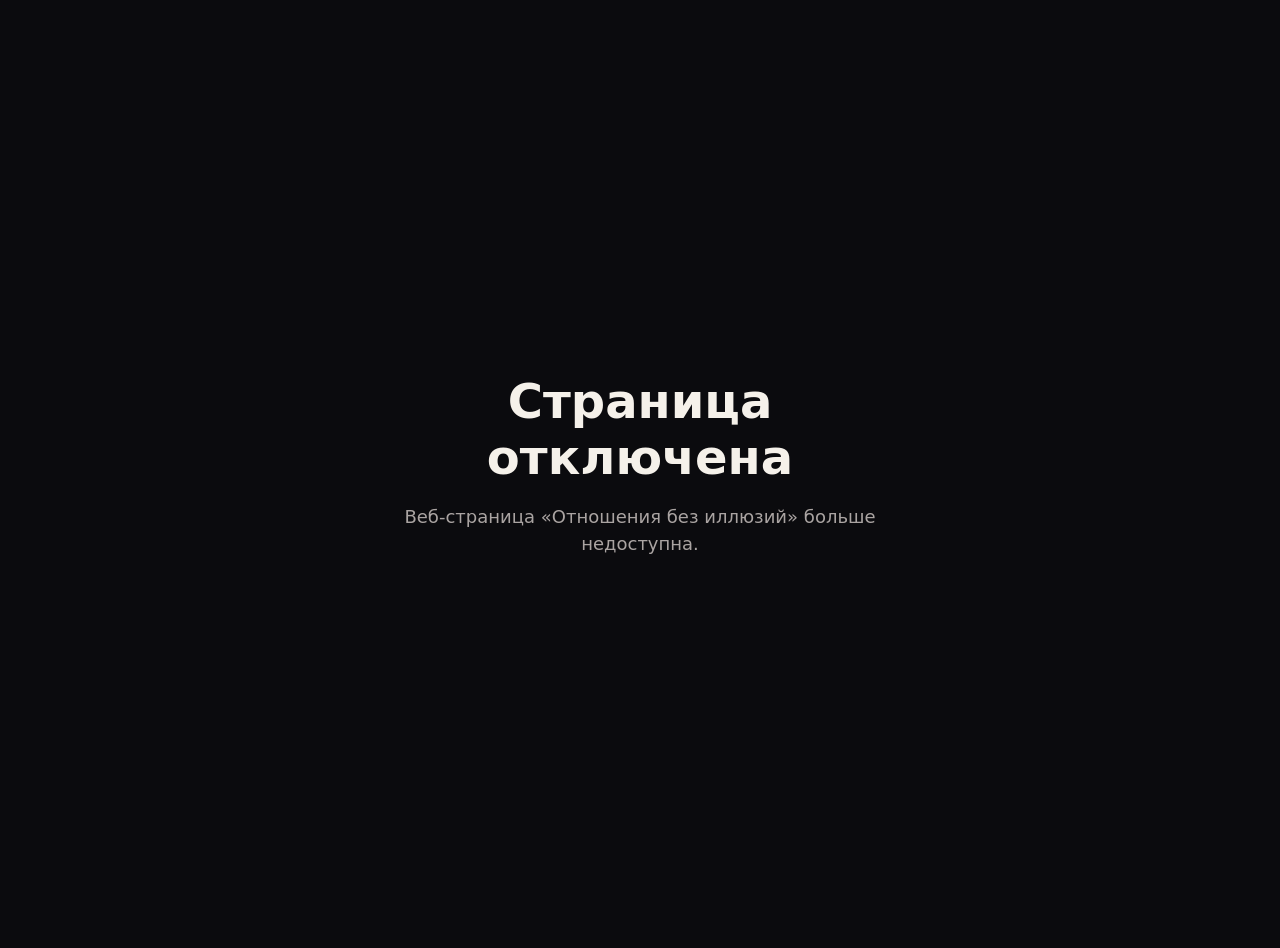
<file: index.html>
<!doctype html>
<html lang="ru">
<head>
  <meta charset="utf-8">
  <meta name="viewport" content="width=device-width, initial-scale=1">
  <title>Страница отключена</title>
  <style>
    body { margin: 0; min-height: 100vh; display: grid; place-items: center; padding: 24px; color: #f5f1ea; background: #0b0b0e; font: 18px system-ui, sans-serif; text-align: center; }
    main { max-width: 560px; }
    h1 { font-size: clamp(28px, 6vw, 48px); margin: 0 0 16px; }
    p { color: #aaa4a2; line-height: 1.5; }
  </style>
</head>
<body>
  <main>
    <h1>Страница отключена</h1>
    <p>Веб-страница «Отношения без иллюзий» больше недоступна.</p>
  </main>
</body>
</html>
</file>
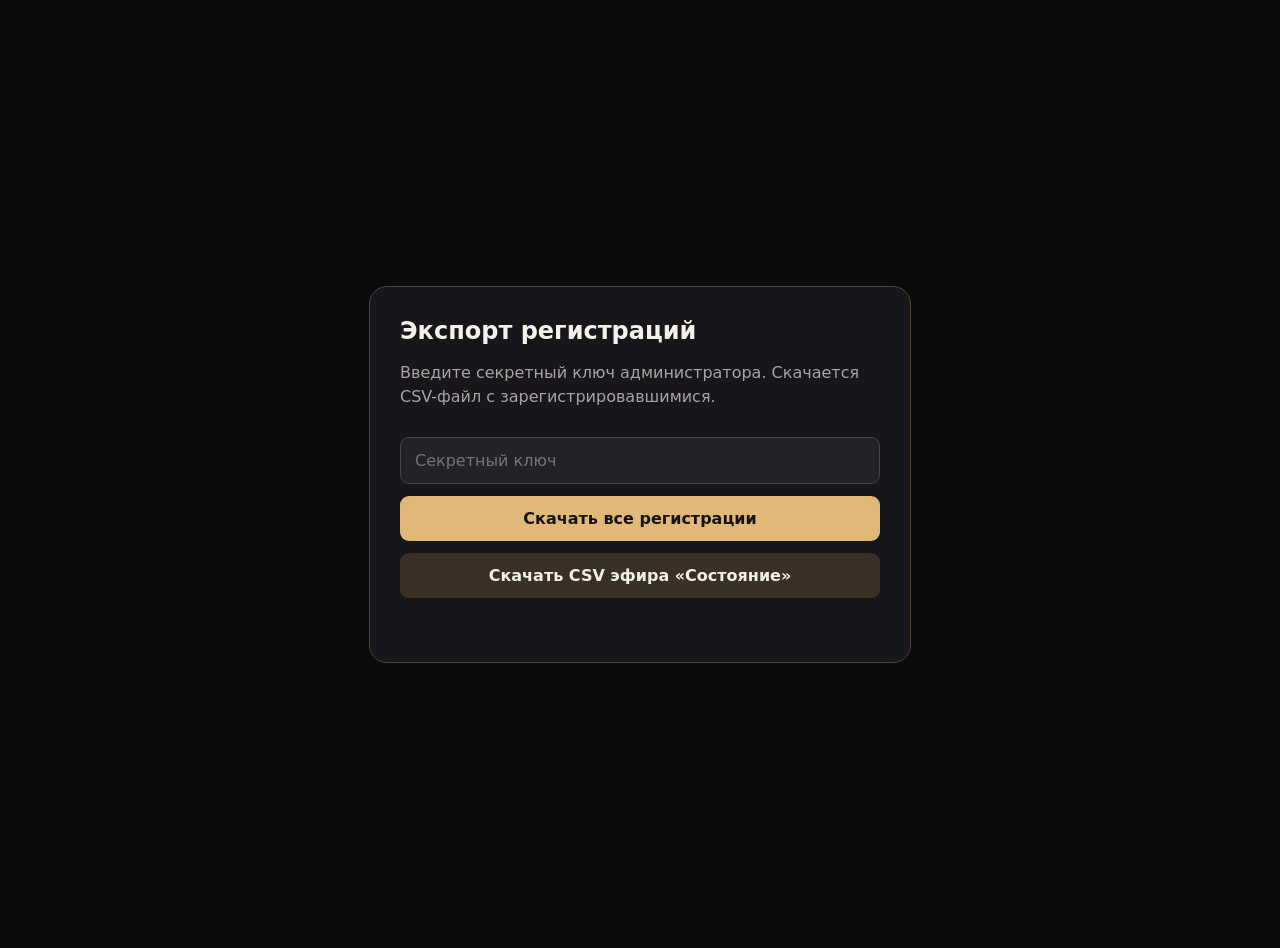
<file: admin-panel/index.html>
<!doctype html>
<html lang="ru">
<head>
  <meta charset="utf-8">
  <meta name="viewport" content="width=device-width, initial-scale=1">
  <title>Экспорт регистраций</title>
  <style>
    body { margin: 0; min-height: 100vh; display: grid; place-items: center; padding: 24px; color: #f5f1ea; background: #0b0b0e; font: 16px system-ui, sans-serif; }
    main { width: min(480px, 100%); padding: 30px; border: 1px solid #51442f; border-radius: 18px; background: #17161a; }
    h1 { margin: 0 0 10px; font-size: 24px; }
    p { color: #aaa4a2; line-height: 1.5; }
    input, button { width: 100%; margin-top: 12px; padding: 13px 14px; border-radius: 9px; font: inherit; box-sizing: border-box; }
    input { border: 1px solid #49434a; color: #fff; background: #242229; }
    button { border: 0; color: #17120d; background: #e0b978; font-weight: 700; cursor: pointer; }
    button.secondary { color: #f5f1ea; background: #3a3026; }
    #status { min-height: 20px; margin-top: 14px; font-size: 14px; }
  </style>
</head>
<body>
  <main>
    <h1>Экспорт регистраций</h1>
    <p>Введите секретный ключ администратора. Скачается CSV-файл с зарегистрировавшимися.</p>
    <input id="token" type="password" autocomplete="off" placeholder="Секретный ключ">
    <button class="download" data-source="" data-filename="talpis-leads.csv">Скачать все регистрации</button>
    <button class="download secondary" data-source="efir021026" data-filename="talpis-leads-efir021026.csv">Скачать CSV эфира «Состояние»</button>
    <div id="status" aria-live="polite"></div>
  </main>
  <script>
    document.querySelectorAll(".download").forEach(function (button) { button.addEventListener("click", async function () {
      const status = document.getElementById("status");
      const token = document.getElementById("token").value.trim();
      if (!token) { status.textContent = "Введите ключ."; return; }
      status.textContent = "Готовим файл…";
      try {
        const source = button.dataset.source;
        const endpoint = source ? "/api/leads?source=" + encodeURIComponent(source) : "/api/leads";
        const response = await fetch(endpoint, { headers: { Authorization: "Bearer " + token } });
        if (!response.ok) throw new Error(response.status === 401 ? "Неверный ключ." : "Ошибка экспорта.");
        const blob = await response.blob();
        const link = document.createElement("a");
        link.href = URL.createObjectURL(blob);
        link.download = button.dataset.filename;
        link.click();
        URL.revokeObjectURL(link.href);
        status.textContent = "Файл скачан.";
      } catch (error) {
        status.textContent = error.message;
      }
    }); });
  </script>
</body>
</html>
</file>
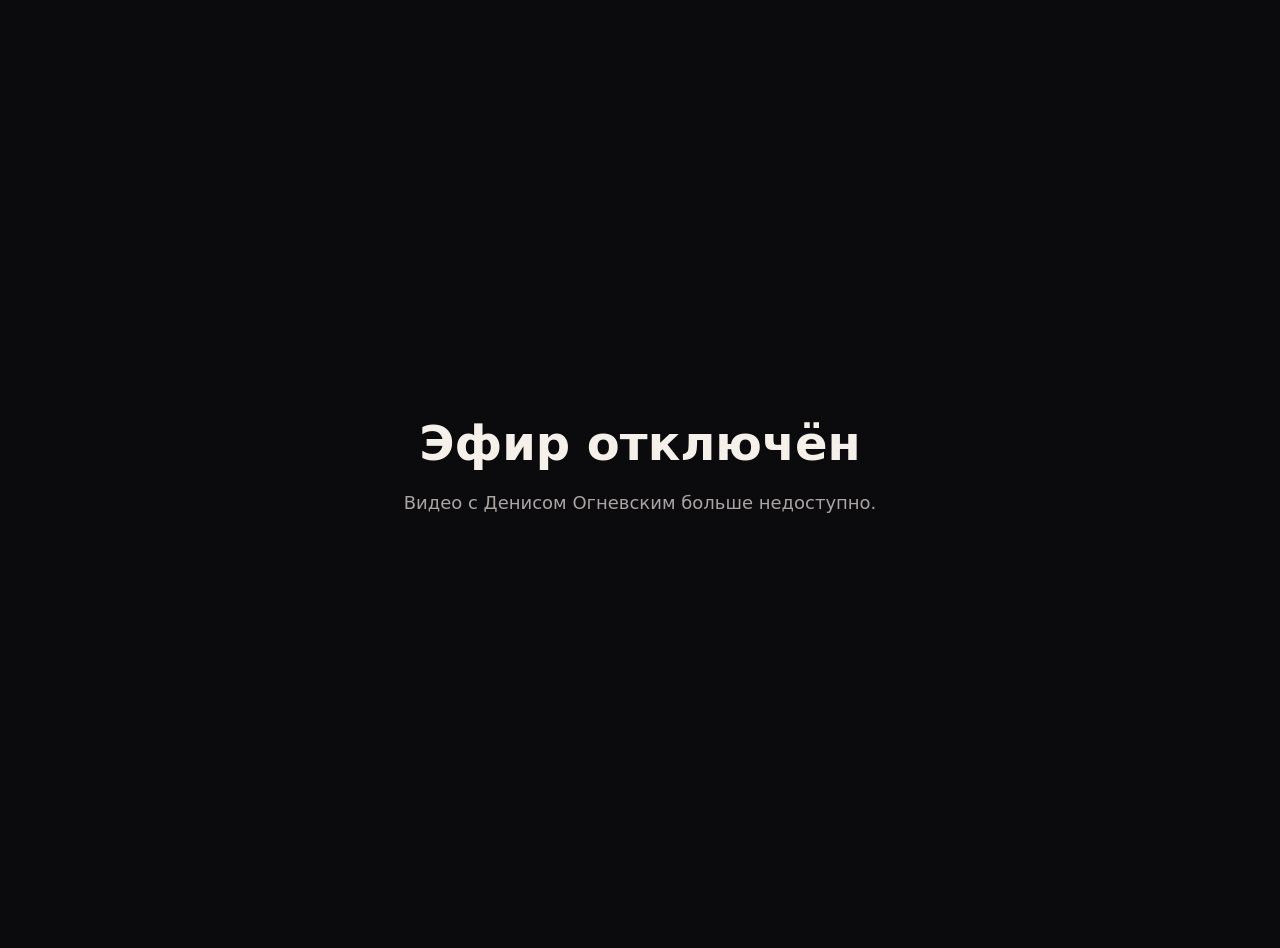
<file: efir-denis-ognevsky-sostoyanie/index.html>
<!doctype html>
<html lang="ru">
<head>
  <meta charset="utf-8">
  <meta name="viewport" content="width=device-width, initial-scale=1">
  <title>Эфир отключён</title>
  <style>
    body { margin: 0; min-height: 100vh; display: grid; place-items: center; padding: 24px; color: #f5f1ea; background: #0b0b0e; font: 18px system-ui, sans-serif; text-align: center; }
    main { max-width: 560px; }
    h1 { font-size: clamp(28px, 6vw, 48px); margin: 0 0 16px; }
    p { color: #aaa4a2; line-height: 1.5; }
  </style>
</head>
<body>
  <main>
    <h1>Эфир отключён</h1>
    <p>Видео с Денисом Огневским больше недоступно.</p>
  </main>
</body>
</html>
</file>
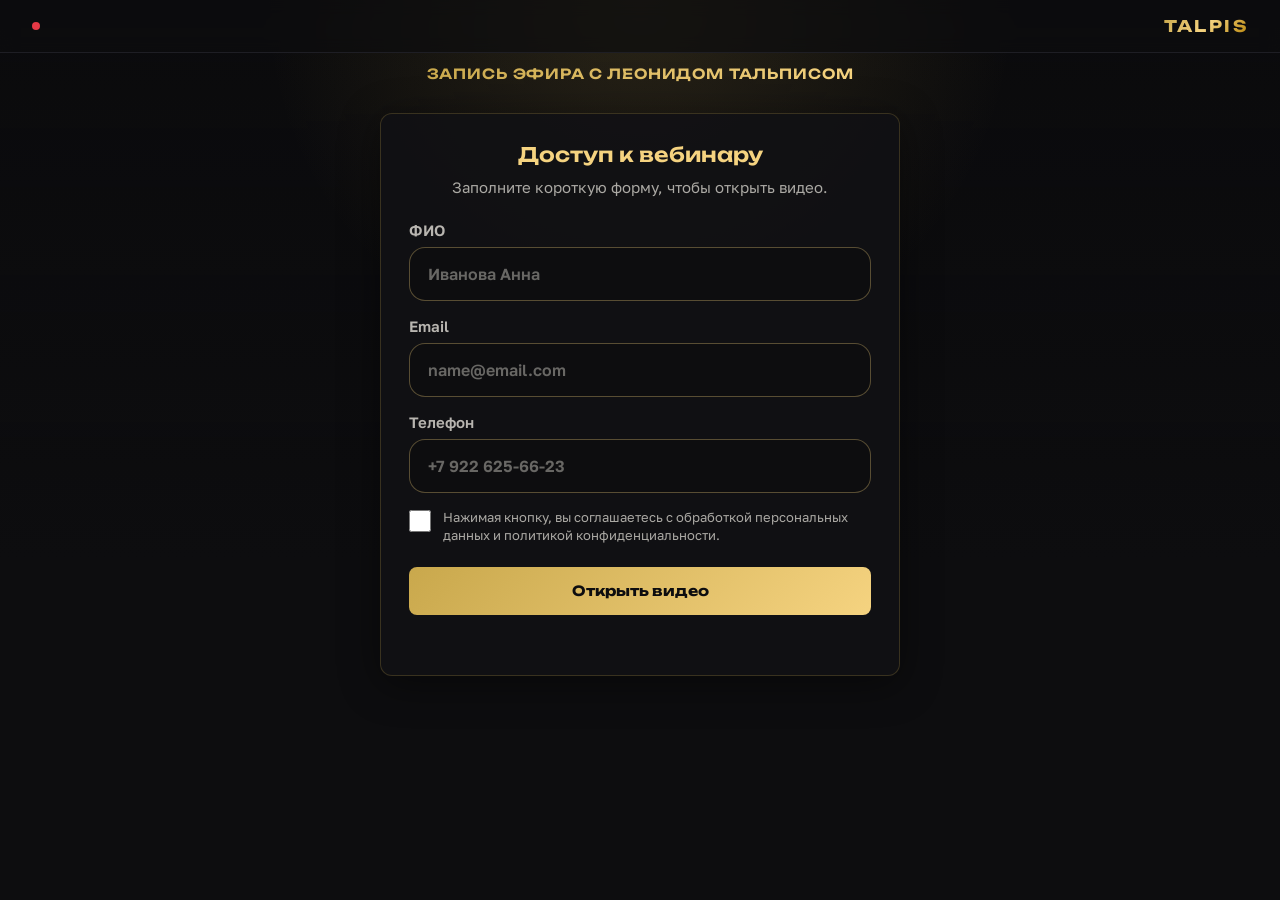
<file: site/index.html>
<!DOCTYPE html>
<html lang="ru">
<head>
<meta charset="UTF-8" />
<meta name="viewport" content="width=device-width, initial-scale=1.0" />
<title>Запись эфира с Леонидом Тальписом</title>
<link href="https://fonts.googleapis.com/css2?family=Unbounded:wght@400;600;700&family=Golos+Text:wght@400;500;600&display=swap" rel="stylesheet">
<style>
*{box-sizing:border-box;margin:0;padding:0}
body{background:#0d0d0f;color:#e8e4dc;font-family:"Golos Text",sans-serif;min-height:100vh;display:flex;flex-direction:column;align-items:center;-webkit-user-select:none;user-select:none}
body:before{content:"";position:fixed;inset:0;background:radial-gradient(circle at 50% 0%,rgba(201,168,76,.16),transparent 34%),linear-gradient(180deg,rgba(10,10,12,.7),#0d0d0f 62%);z-index:0;pointer-events:none}
.header,.page-title-bar,.main{position:relative;z-index:1}
.header{width:100%;padding:16px 32px;background:rgba(13,13,15,.72);border-bottom:1px solid #1e1e24;display:flex;align-items:center;backdrop-filter:blur(8px)}
.live-dot{width:8px;height:8px;background:#e63946;border-radius:50%;animation:pulse 1.5s infinite}
@keyframes pulse{0%,100%{opacity:1;transform:scale(1)}50%{opacity:.4;transform:scale(.8)}}
.logo{font-family:"Unbounded",sans-serif;font-size:16px;font-weight:700;background:linear-gradient(135deg,#c9a84c 0%,#f5d380 50%,#b8860b 100%);-webkit-background-clip:text;-webkit-text-fill-color:transparent;background-clip:text;letter-spacing:.15em;margin-left:auto}
.page-title-bar{width:100%;padding:10px 32px;text-align:center}
.page-title-text{font-family:"Unbounded",sans-serif;font-size:14px;font-weight:600;color:rgba(232,228,220,.85);letter-spacing:.06em;text-transform:uppercase}
.page-title-text span{background:linear-gradient(135deg,#c9a84c,#f5d380);-webkit-background-clip:text;-webkit-text-fill-color:transparent;background-clip:text}
.main{display:flex;width:100%;max-width:980px;padding:20px 24px 40px;flex-direction:column;align-items:center;flex:1}
.lead-gate{width:100%;max-width:520px;padding:28px;background:rgba(17,17,20,.9);border:1px solid rgba(201,168,76,.22);border-radius:12px;box-shadow:0 8px 40px rgba(0,0,0,.45)}
.lead-title{font-family:"Unbounded",sans-serif;font-size:20px;font-weight:600;line-height:1.25;margin-bottom:10px;color:#f5d380;text-align:center}
.lead-note{font-size:15px;line-height:1.45;color:rgba(232,228,220,.72);text-align:center;margin-bottom:22px}
.lead-form{display:flex;flex-direction:column;gap:16px}
.field-label{display:flex;flex-direction:column;gap:8px;font-size:15px;font-weight:600;color:rgba(232,228,220,.78)}
.lead-form input{width:100%;height:54px;border-radius:16px;border:1px solid rgba(245,211,128,.32);background:#0d0d0f;color:#e8e4dc;font:16px "Golos Text",sans-serif;padding:0 18px;outline:none}
.lead-form input::placeholder{color:rgba(232,228,220,.42);font-weight:600}
.lead-form input:focus{border-color:#c9a84c;box-shadow:0 0 0 3px rgba(201,168,76,.15)}
.consent-label{display:grid;grid-template-columns:22px 1fr;gap:12px;align-items:start;font-size:13px;line-height:1.38;color:rgba(232,228,220,.72)}
.consent-label input{width:22px;height:22px;border-radius:4px;accent-color:#d8b85b;margin-top:1px;padding:0}
.lead-form button{height:48px;border:0;border-radius:8px;background:linear-gradient(135deg,#c9a84c,#f5d380);color:#0d0d0f;font-family:"Unbounded",sans-serif;font-size:14px;font-weight:700;cursor:pointer;margin-top:6px}
.lead-form button:disabled{opacity:.7;cursor:default}
.lead-status{min-height:20px;font-size:13px;line-height:1.4;color:rgba(232,228,220,.68);text-align:center;margin-top:12px}
.video-col{width:100%;display:none;flex-direction:column;gap:18px}
.video-col.active{display:flex}
.video-wrap{position:relative;width:100%;border-radius:12px;overflow:hidden;background:#111;box-shadow:0 8px 40px rgba(0,0,0,.6)}
.video-wrap video{display:block;width:100%;height:auto}
.cta-banner{display:block;width:100%;padding:18px 22px;border-radius:10px;border:1px solid rgba(245,211,128,.34);background:linear-gradient(135deg,rgba(201,168,76,.18),rgba(17,17,20,.92));box-shadow:0 6px 28px rgba(0,0,0,.35);text-decoration:none;color:#e8e4dc}
.cta-banner:hover{border-color:rgba(245,211,128,.7);transform:translateY(-1px)}
.cta-title{font-family:"Unbounded",sans-serif;font-size:20px;font-weight:700;line-height:1.25;color:#f5d380;margin-bottom:6px}
.cta-text{font-size:16px;line-height:1.4;color:rgba(232,228,220,.9)}
.tg-warning{display:none;text-align:center;padding:40px 20px}
.tg-warning p{font-size:16px;color:rgba(232,228,220,.85);margin-bottom:20px;line-height:1.5}
.tg-warning a{display:inline-block;padding:14px 32px;background:linear-gradient(135deg,#c9a84c,#f5d380);color:#0d0d0f;text-decoration:none;font-family:"Unbounded",sans-serif;font-size:14px;font-weight:600;border-radius:30px}
.loading-msg{text-align:center;padding:60px 20px;font-size:15px;color:rgba(232,228,220,.5)}
@media(max-width:900px){.main{padding:16px}.header{padding:14px 16px}.page-title-bar{padding:8px 16px}.lead-gate{padding:22px}.cta-title{font-size:17px}.cta-text{font-size:14px}.cta-banner{padding:15px 16px}}
</style>
</head>
<body>
<div class="header"><div class="live-dot"></div><span class="logo">TALPIS</span></div>
<div class="page-title-bar"><span class="page-title-text"><span>Запись эфира с Леонидом Тальписом</span></span></div>
<div class="main">
  <div class="tg-warning" id="tgWarning">
    <p>Для просмотра видео откройте страницу в браузере</p>
    <a id="openBrowser" href="#">Открыть в браузере</a>
  </div>
  <div class="lead-gate" id="leadGate">
    <div class="lead-title">Доступ к вебинару</div>
    <div class="lead-note">Заполните короткую форму, чтобы открыть видео.</div>
    <form class="lead-form" id="leadForm">
      <label class="field-label">ФИО<input id="leadName" name="name" type="text" autocomplete="name" placeholder="Иванова Анна" required></label>
      <label class="field-label">Email<input id="leadEmail" name="email" type="email" autocomplete="email" placeholder="name@email.com" required></label>
      <label class="field-label">Телефон<input id="leadPhone" name="phone" type="tel" autocomplete="tel" inputmode="tel" placeholder="+7 922 625-66-23" required></label>
      <label class="consent-label"><input id="leadConsent" type="checkbox" required><span>Нажимая кнопку, вы соглашаетесь с обработкой персональных данных и политикой конфиденциальности.</span></label>
      <button id="leadSubmit" type="submit">Открыть видео</button>
    </form>
    <div class="lead-status" id="leadStatus"></div>
  </div>
  <div class="video-col" id="videoContent">
    <div class="video-wrap">
      <div class="loading-msg" id="loadingMsg">Загрузка видео...</div>
      <video id="vid" controls controlsList="nodownload noplaybackrate nofullscreen" disablePictureInPicture preload="metadata" playsinline style="display:none;"></video>
    </div>
    <a class="cta-banner" href="https://leonidtalpis.com/the_assembly_point/payment?utm_source=efir17062026&utm_medium=zapis&utm_campaign=tochka200626" target="_blank" rel="noopener">
      <div class="cta-title">Два дня до «Точки сборки»</div>
      <div class="cta-text">Оставляйте заявку для бронирования места на семинаре</div>
    </a>
  </div>
</div>
<script>
(function(){
  var viewersEndpoint='/api/register';
  var ua=navigator.userAgent||'';
  var isTelegram=/Telegram/i.test(ua)||/TelegramBot/i.test(ua)||window.TelegramWebviewProxy;
  var isVK=/VKAndroidApp|vkdesktop|VK\//i.test(ua);
  var isInstagram=/Instagram/i.test(ua);
  var isFacebook=/FBAN|FBAV|FB_IAB/i.test(ua);
  var isInAppBrowser=isTelegram||isVK||isInstagram||isFacebook;
  var pageUrl=window.location.href;
  var leadGate=document.getElementById('leadGate');
  var videoContent=document.getElementById('videoContent');
  if(isInAppBrowser){
    document.getElementById('tgWarning').style.display='block';
    leadGate.style.display='none';
    videoContent.style.display='none';
    var openBtn=document.getElementById('openBrowser');
    openBtn.href=pageUrl;
    openBtn.addEventListener('click',function(e){e.preventDefault();window.open(pageUrl,'_system')});
    return;
  }
  var v=document.getElementById('vid');
  var loading=document.getElementById('loadingMsg');
  v.src='https://pub-dcba19fb04ed402b82e4977f57755384.r2.dev/GMT20260617-153138_Recording_2400x1350_cut_35-44_to_2-20-16.mp4';
  function showVideo(){
    leadGate.style.display='none';
    videoContent.classList.add('active');
    v.style.display='block';
    loading.style.display='none';
  }
  if(localStorage.getItem('talpisViewerSubmitted')==='1')showVideo();
  document.getElementById('leadForm').addEventListener('submit',function(e){
    e.preventDefault();
    var submit=document.getElementById('leadSubmit');
    var status=document.getElementById('leadStatus');
    var payload={
      name:document.getElementById('leadName').value.trim(),
      email:document.getElementById('leadEmail').value.trim(),
      phone:normalizePhone(document.getElementById('leadPhone').value),
      video_page:window.location.href,
      user_agent:navigator.userAgent||''
    };
    submit.disabled=true;
    submit.textContent='Отправляем...';
    status.textContent='';
    fetch(viewersEndpoint,{
      method:'POST',
      headers:{'Content-Type':'application/json'},
      body:JSON.stringify(payload)
    }).then(function(response){
      if(!response.ok)throw new Error('Register error');
      localStorage.setItem('talpisViewerSubmitted','1');
      showVideo();
    }).catch(function(){
      status.textContent='Не получилось отправить форму. Проверьте интернет и попробуйте еще раз.';
      submit.disabled=false;
      submit.textContent='Открыть видео';
    });
  });
  v.addEventListener('contextmenu',function(e){e.preventDefault()});
  document.addEventListener('contextmenu',function(e){e.preventDefault()});
  document.addEventListener('keydown',function(e){
    if((e.ctrlKey&&(e.key==='s'||e.key==='S'||e.key==='u'||e.key==='U'))||(e.ctrlKey&&e.shiftKey&&(e.key==='i'||e.key==='I'||e.key==='j'||e.key==='J'))||e.key==='F12'){e.preventDefault();return false}
  });
  document.addEventListener('dragstart',function(e){e.preventDefault()});

  function normalizePhone(value){
    var input=String(value||'').trim();
    var digits=input.replace(/\D/g,'');
    if(input.charAt(0)==='+')return '+'+digits;
    if(digits.length===10&&digits.charAt(0)==='9')return '+7'+digits;
    if(digits.length===11&&digits.charAt(0)==='8')return '+7'+digits.slice(1);
    if(digits.length===11&&digits.charAt(0)==='7')return '+'+digits;
    return input;
  }
})();
</script>
</body>
</html>
</file>
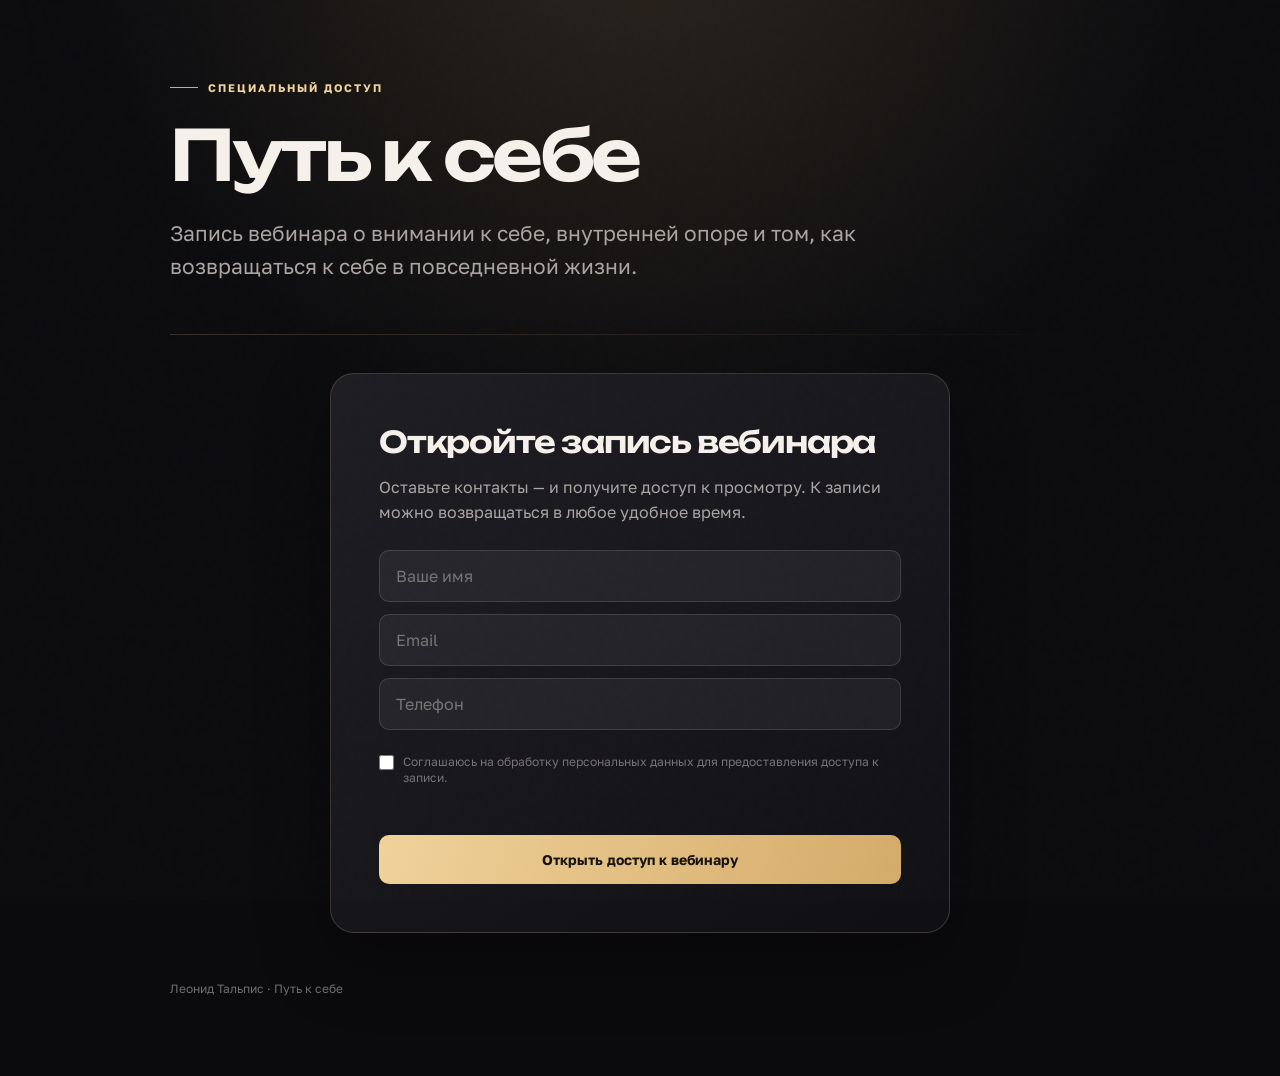
<file: web-put-k-sebe/index.html>
<!doctype html>
<html lang="ru">
<head>
  <meta charset="utf-8">
  <meta name="viewport" content="width=device-width, initial-scale=1">
  <meta name="theme-color" content="#0b0b0e">
  <title>Путь к себе — запись вебинара</title>
  <link rel="preconnect" href="https://fonts.googleapis.com">
  <link rel="preconnect" href="https://fonts.gstatic.com" crossorigin>
  <link href="https://fonts.googleapis.com/css2?family=Golos+Text:wght@400;500;600;700&family=Unbounded:wght@500;600;700&display=swap" rel="stylesheet">
  <style>
    :root { --bg:#0b0b0e; --panel:#17161b; --text:#f5f1ea; --muted:#aaa4a2; --gold:#d4aa68; --gold-light:#f0d29a; --line:rgba(240,210,154,.18); }
    * { box-sizing:border-box; }
    body { margin:0; min-width:320px; color:var(--text); background:radial-gradient(circle at 50% -10%,rgba(212,170,104,.16),transparent 35rem),var(--bg); font-family:"Golos Text",system-ui,sans-serif; }
    body::before { content:""; position:fixed; inset:0; pointer-events:none; opacity:.04; background-image:url("data:image/svg+xml,%3Csvg viewBox='0 0 160 160' xmlns='http://www.w3.org/2000/svg'%3E%3Cfilter id='n'%3E%3CfeTurbulence type='fractalNoise' baseFrequency='.9' numOctaves='3' stitchTiles='stitch'/%3E%3C/filter%3E%3Crect width='100%25' height='100%25' filter='url(%23n)' opacity='.28'/%3E%3C/svg%3E"); mix-blend-mode:screen; }
    .page { width:min(940px,calc(100% - 40px)); margin:auto; padding:72px 0 80px; }
    .eyebrow { display:inline-flex; align-items:center; gap:10px; color:var(--gold-light); font-size:11px; font-weight:700; letter-spacing:.18em; text-transform:uppercase; }
    .eyebrow::before { content:""; width:28px; height:1px; background:var(--gold); }
    h1,h2,p { margin:0; }
    h1 { max-width:800px; margin-top:22px; font:600 clamp(32px,6vw,70px)/1.1 Unbounded,sans-serif; letter-spacing:-.05em; }
    .intro { max-width:700px; margin-top:24px; color:var(--muted); font-size:clamp(17px,2vw,21px); line-height:1.55; }
    .intro strong { color:var(--text); }
    .rule { height:1px; margin:52px 0 32px; background:linear-gradient(90deg,var(--line),transparent); }
    .lead-gate { max-width:620px; margin:38px auto 0; padding:clamp(25px,5vw,48px); border:1px solid var(--line); border-radius:24px; background:linear-gradient(145deg,rgba(30,29,35,.98),rgba(16,16,20,.98)); box-shadow:0 24px 70px rgba(0,0,0,.34); }
    .lead-gate h2 { font:600 clamp(20px,3vw,30px)/1.3 Unbounded,sans-serif; letter-spacing:-.04em; }
    .lead-gate p { margin-top:14px; color:var(--muted); font-size:16px; line-height:1.55; }
    .form { display:grid; gap:12px; margin-top:25px; }
    .form input:not([type=checkbox]) { width:100%; border:1px solid rgba(255,255,255,.13); border-radius:10px; outline:0; padding:15px 16px; color:var(--text); background:rgba(255,255,255,.055); font:inherit; }
    .form input:focus { border-color:var(--gold); }
    .form button { margin-top:6px; border:0; border-radius:10px; padding:16px 20px; color:#17120d; background:linear-gradient(110deg,var(--gold-light),var(--gold)); font:700 14px "Golos Text",sans-serif; cursor:pointer; }
    .form button:disabled { cursor:wait; opacity:.7; }
    .consent-check { display:flex; gap:9px; align-items:flex-start; margin-top:12px; color:#777273; font-size:12px; line-height:1.4; cursor:pointer; }
    .consent-check input { width:15px; height:15px; flex:0 0 auto; margin:1px 0 0; accent-color:var(--gold); }
    .error { min-height:18px; color:#eaa29d; font-size:13px; }
    .video-content { display:none; }
    .video-content.active { display:block; animation:appear .6s ease both; }
    .series-card { overflow:hidden; padding:24px; border:1px solid var(--line); border-radius:24px; background:linear-gradient(145deg,rgba(30,29,35,.96),rgba(15,15,19,.98)); box-shadow:0 24px 70px rgba(0,0,0,.34); }
    .series-head { display:flex; align-items:baseline; justify-content:space-between; gap:20px; margin-bottom:18px; }
    .series-number { color:var(--gold); font:12px Unbounded,sans-serif; letter-spacing:.12em; }
    .series-title { font:600 clamp(17px,2.2vw,24px)/1.35 Unbounded,sans-serif; letter-spacing:-.03em; }
    .video-wrap { position:relative; overflow:hidden; aspect-ratio:16/9; border-radius:15px; background:#050506; }
    video { position:relative; z-index:1; display:block; width:100%; height:100%; object-fit:contain; background:#050506; }
    .loading-msg { position:absolute; inset:0; z-index:0; display:grid; place-items:center; color:#7f7b7a; font-size:14px; }
    .cta-banner { position:relative; display:grid; grid-template-columns:1fr auto; gap:4px 20px; align-items:center; overflow:hidden; margin-top:15px; padding:19px 22px 20px; border:1px solid rgba(240,210,154,.32); border-radius:15px; color:var(--text); text-decoration:none; background:linear-gradient(110deg,rgba(116,79,36,.42),rgba(39,33,28,.95) 62%,rgba(83,56,28,.7)); transition:transform .2s,border-color .2s,box-shadow .2s; }
    .cta-banner:hover { transform:translateY(-2px); border-color:var(--gold-light); box-shadow:0 14px 32px rgba(0,0,0,.25); }
    .cta-kicker { grid-column:1/-1; color:var(--gold-light); font-size:10px; font-weight:700; letter-spacing:.16em; text-transform:uppercase; }
    .cta-title { display:block; font:600 clamp(13px,1.6vw,17px)/1.35 Unbounded,sans-serif; }
    .cta-text { display:block; margin-top:6px; color:#c5bbb0; font-size:14px; line-height:1.4; }
    .cta-arrow { grid-column:2; grid-row:2/span 2; color:var(--gold-light); font-size:28px; line-height:1; }
    .footer { margin-top:48px; color:#716d6d; font-size:12px; }
    @keyframes appear { from{opacity:0;transform:translateY(16px)} to{opacity:1;transform:translateY(0)} }
    @media(max-width:640px) { .page{width:calc(100% - 28px);padding-top:40px}.rule{margin:38px 0 25px}.series-card{padding:14px;border-radius:18px}.series-head{display:block;margin:4px 4px 14px}.series-number{display:block;margin-bottom:8px}.cta-banner{padding:16px}.cta-text{font-size:13px} }
  </style>
</head>
<body>
  <main class="page">
    <div class="eyebrow">Специальный доступ</div>
    <h1>Путь к себе</h1>
    <p class="intro">Запись вебинара о внимании к себе, внутренней опоре и том, как возвращаться к себе в повседневной жизни.</p>
    <div class="rule"></div>

    <section class="lead-gate" id="leadGate">
      <h2>Откройте запись вебинара</h2>
      <p>Оставьте контакты — и получите доступ к просмотру. К записи можно возвращаться в любое удобное время.</p>
      <form class="form" id="leadForm">
        <input id="name" name="name" type="text" placeholder="Ваше имя" autocomplete="name" required>
        <input id="email" name="email" type="email" placeholder="Email" autocomplete="email" required>
        <input id="phone" name="phone" type="tel" placeholder="Телефон" autocomplete="tel" required>
        <label class="consent-check"><input id="consent" type="checkbox" required><span>Соглашаюсь на обработку персональных данных для предоставления доступа к записи.</span></label>
        <div class="error" id="formError" aria-live="polite"></div>
        <button type="submit">Открыть доступ к вебинару</button>
      </form>
    </section>

    <section class="video-content" id="videoContent" aria-label="Запись вебинара">
      <article class="series-card">
        <div class="series-head"><span class="series-number">ВЕБИНАР</span><h2 class="series-title">Путь к себе</h2></div>
        <div class="video-wrap"><div class="loading-msg">Загрузка видео...</div><video controls controlsList="nodownload noplaybackrate nofullscreen" disablePictureInPicture preload="metadata" playsinline data-src="https://pub-dcba19fb04ed402b82e4977f57755384.r2.dev/WebПутьКСебе (v12).mp4.mp4.mp4"></video></div>
        <a class="cta-banner" href="https://leonidtalpis.com/mvs-kz?utm_campaign=vebway190926&amp;utm_medium=banner&amp;utm_source=live&amp;utm_term=therapy&amp;utm_product=mvs-senimar" target="_blank" rel="noopener">
          <span class="cta-kicker">MVS · следующий шаг</span><span><span class="cta-title">Продолжить путь к себе</span><span class="cta-text">Приглашаю на семинар «ВсеЛенский взгляд на жизнь»</span></span><span class="cta-arrow">↗</span>
        </a>
      </article>
    </section>
    <p class="footer">Леонид Тальпис · Путь к себе</p>
  </main>
  <script>
    (function () {
      var leadGate = document.getElementById('leadGate');
      var videoContent = document.getElementById('videoContent');
      var form = document.getElementById('leadForm');
      var formError = document.getElementById('formError');
      var video = document.querySelector('video[data-src]');
      var registerEndpoint = window.location.hostname.endsWith('.github.io')
        ? 'https://talpis-webinars.pages.dev/api/register'
        : '/api/register';
      video.src = encodeURI(video.dataset.src);
      video.addEventListener('loadedmetadata', function () {
        var loading = video.parentElement.querySelector('.loading-msg');
        if (loading) loading.style.display = 'none';
      });
      function showVideo() { leadGate.style.display = 'none'; videoContent.classList.add('active'); }
      if (localStorage.getItem('talpisWebPuthSubmitted') === '1') showVideo();
      form.addEventListener('submit', function (event) {
        event.preventDefault();
        formError.textContent = '';
        var button = form.querySelector('button');
        button.disabled = true;
        button.textContent = 'Сохраняем регистрацию…';
        fetch(registerEndpoint, { method:'POST', headers:{'Content-Type':'application/json'}, body:JSON.stringify({
          name:document.getElementById('name').value.trim(), email:document.getElementById('email').value.trim(), phone:document.getElementById('phone').value.trim(), source:'vebway190926'
        }) }).then(function (response) {
          if (!response.ok) throw new Error('registration_failed');
          localStorage.setItem('talpisWebPuthSubmitted', '1');
          showVideo();
          window.scrollTo({ top:0, behavior:'smooth' });
        }).catch(function () {
          formError.textContent = 'Не удалось сохранить регистрацию. Попробуйте ещё раз.';
        }).finally(function () {
          button.disabled = false;
          button.textContent = 'Открыть доступ к вебинару';
        });
      });
    })();
  </script>
</body>
</html>
</file>
